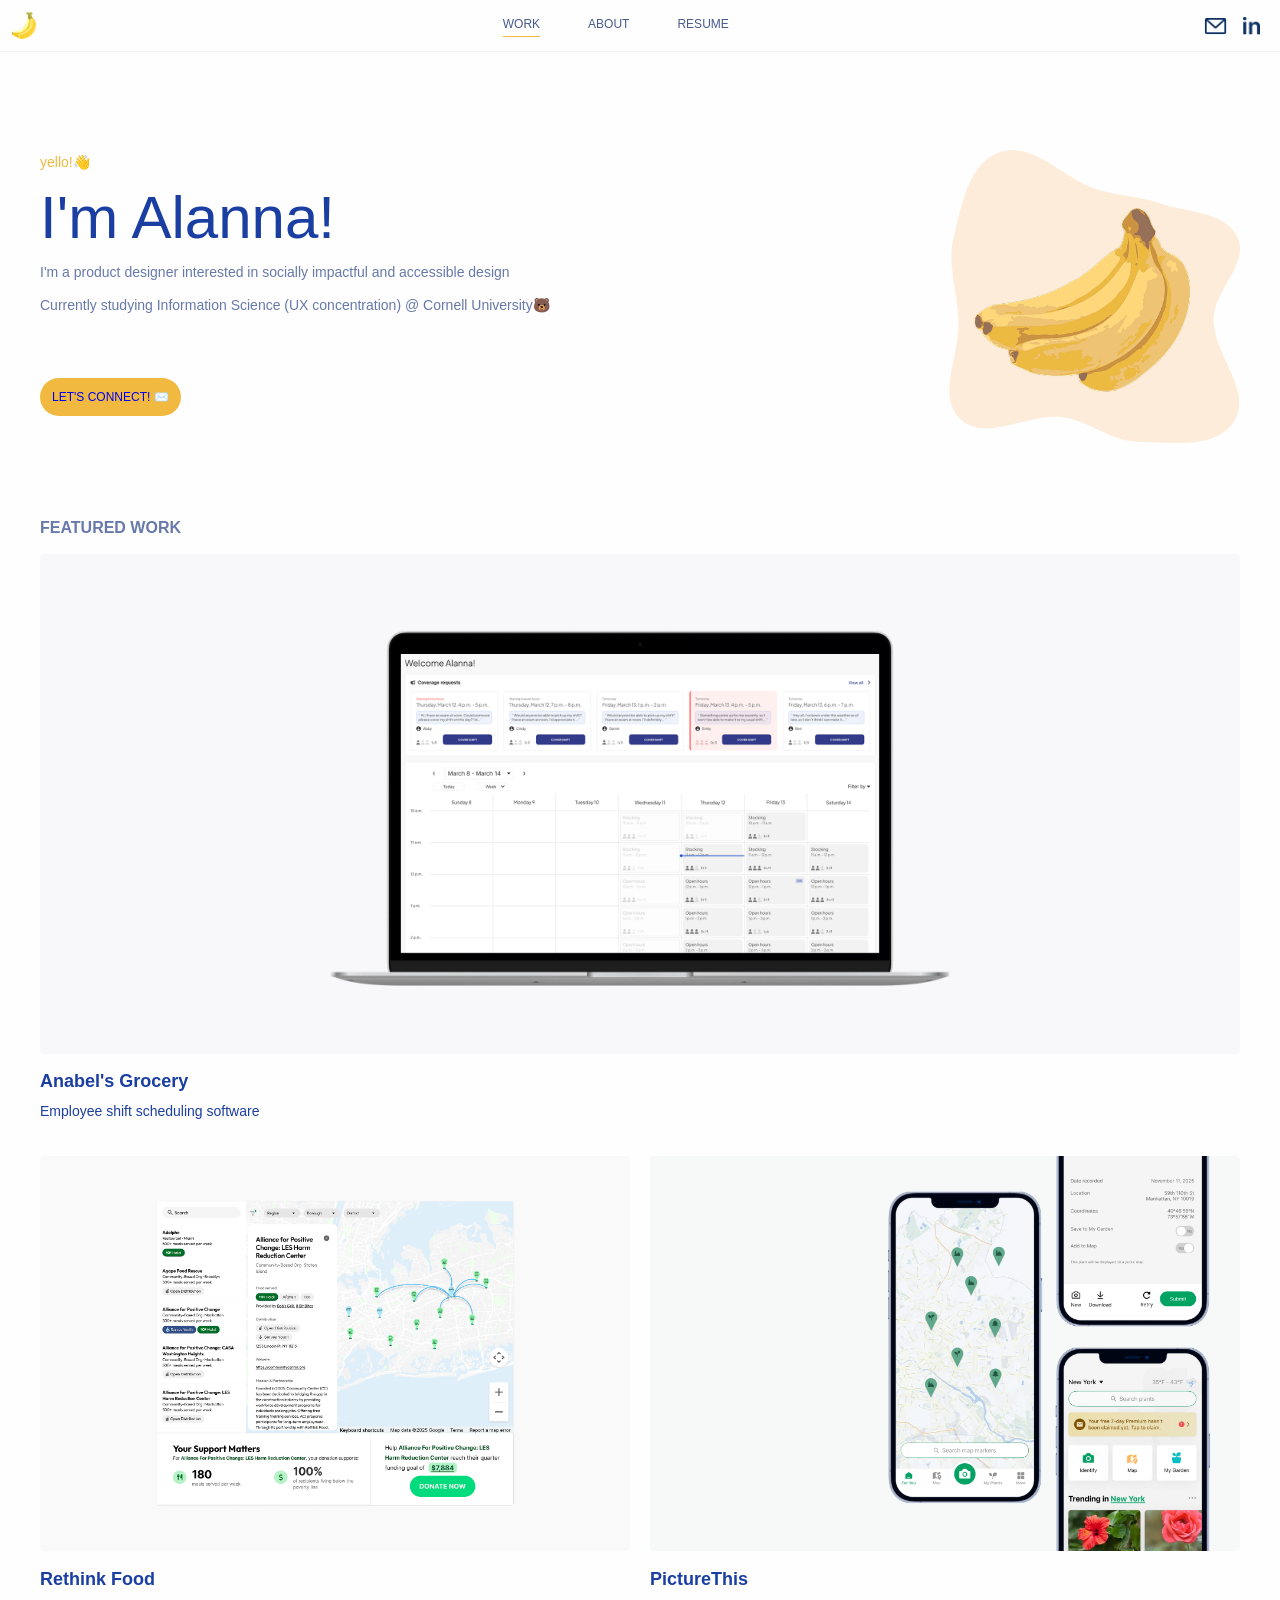
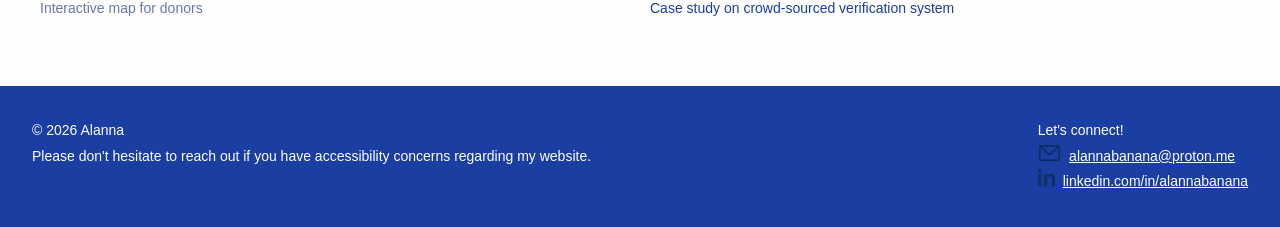
<file: index.html>
<!DOCTYPE html>
<html lang="en">

<head>
    <meta charset="UTF-8">
    <meta name="viewport" content="width=device-width, initial-scale=1.0">
    <title>Alanna's portfolio</title>
    <link rel="stylesheet" type="text/css" href="styles/site.css">
    <link rel="icon" href="images/logo.png">
</head>

<body>
    <header>
        <!-- Source: Alanna (original work) -->
        <div class="logo-hamburger">
            <a href="index.html">
                <picture>
                    <img src="images/logo.png" alt="banana logo">
                </picture>
            </a>

            <button id="hamburger" aria-label="Open nav menu">
                ☰
            </button>
        </div>

        <nav class="wide-row all-caps">
            <menu>
                <li class="on-page"><a href="index.html">Work</a></li>
                <li><a href="about.html">About</a></li>
                <li><a href="https://www.youtube.com/watch?v=dQw4w9WgXcQ">Resume</a></li>
            </menu>
        </nav>

        <div class="row">
            <!-- Source: Mail -->
            <a href="mailto:alannabanana@proton.me" class="contact">
                <picture><img src="images/mail-icon.png" alt="Mail" class="icon"></picture>
            </a>

            <!-- Source: Linkedin -->
            <a href="https://www.linkedin.com/in/alannabanana/" class="contact">
                <picture><img src="images/linkedin-icon.png" alt="LinkedIn" class="icon"></picture>
            </a>
        </div>
    </header>

    <main>
        <div id="intro" class="wide-row fill-gap cha-bottom-space">
            <div>
                <p class="blub">yello!👋</p>
                <h1>I'm Alanna!</h1>
                <p class="s-bottom-space">I'm a product designer interested in socially impactful and accessible design
                </p>
                <p class="cha-bottom-space">Currently studying Information Science (UX concentration) @ Cornell
                    University🐻
                </p>
                <p class="btn-bg all-caps"><a href="mailto:alannabanana@proton.me" class="button">Let's connect! ✉️</a>
                </p>
            </div>

            <div>
                <!-- Source: Alanna (original work) -->
                <picture><img src="images/banana.png" alt="banana illustration">
                </picture>
            </div>
        </div>

        <section class="cha-bottom-space">
            <h2 class="all-caps">Featured work</h2>
            <div class="bottom-space project">
                <!-- Source: Alanna (original work) -->
                <a>
                    <picture><img src="images/anabels-grocery.png" alt="Anabel's Grocery screens"></picture>
                    <h4>Anabel's Grocery</h4>
                    <p>Employee shift scheduling software</p>
                </a>
            </div>
            <div class="wide-row bottom-space">
                <div class="half-width project">
                    <!-- Source: Alanna (original work) -->
                    <a>
                        <picture><img src="images/rethink-food.png" alt="Rethink Food screens"></picture>
                    </a>
                    <h4>Rethink Food</h4>
                    <p>Interactive map for donors</p>
                </div>

                <div class="half-width project">
                    <!-- Source: Alanna (original work) -->
                    <a>
                        <picture><img src="images/picturethis.png" alt="PictureThis case study designs"></picture>

                        <h4>PictureThis</h4>
                        <p>Case study on crowd-sourced verification system</p>
                    </a>
                </div>
            </div>
    </main>

    <footer>
        <div class="wide-row fill-gap">
            <div class="left-align-text">
                <p>© 2026 Alanna</p>
                <p>Please don't hesitate to reach out if you have accessibility concerns regarding my website.</p>
            </div>

            <div class="left-align-text">
                <p>Let's connect!</p>
                <div>
                    <div class="left-align-text">
                        <!-- Source: Mail -->
                        <a href="mailto:alannabanana@proton.me" class="contact gap">
                            <picture><img src="images/mail-icon.png" alt="Mail" class="icon"></picture>
                            <p>alannabanana@proton.me</p>
                        </a>
                    </div>

                    <div class="left-align-text">
                        <!-- Source: Linkedin -->
                        <a href="https://www.linkedin.com/in/alannabanana/" class="contact gap">
                            <picture><img src="images/linkedin-icon.png" alt="LinkedIn" class="icon"></picture>
                            <p>linkedin.com/in/alannabanana</p>
                        </a>
                    </div>
                </div>
            </div>
        </div>
    </footer>

    <script src="scripts/jquery-3.7.1.js"></script>
    <script src="scripts/hamburger.js"></script>
</body>

</html>
</file>
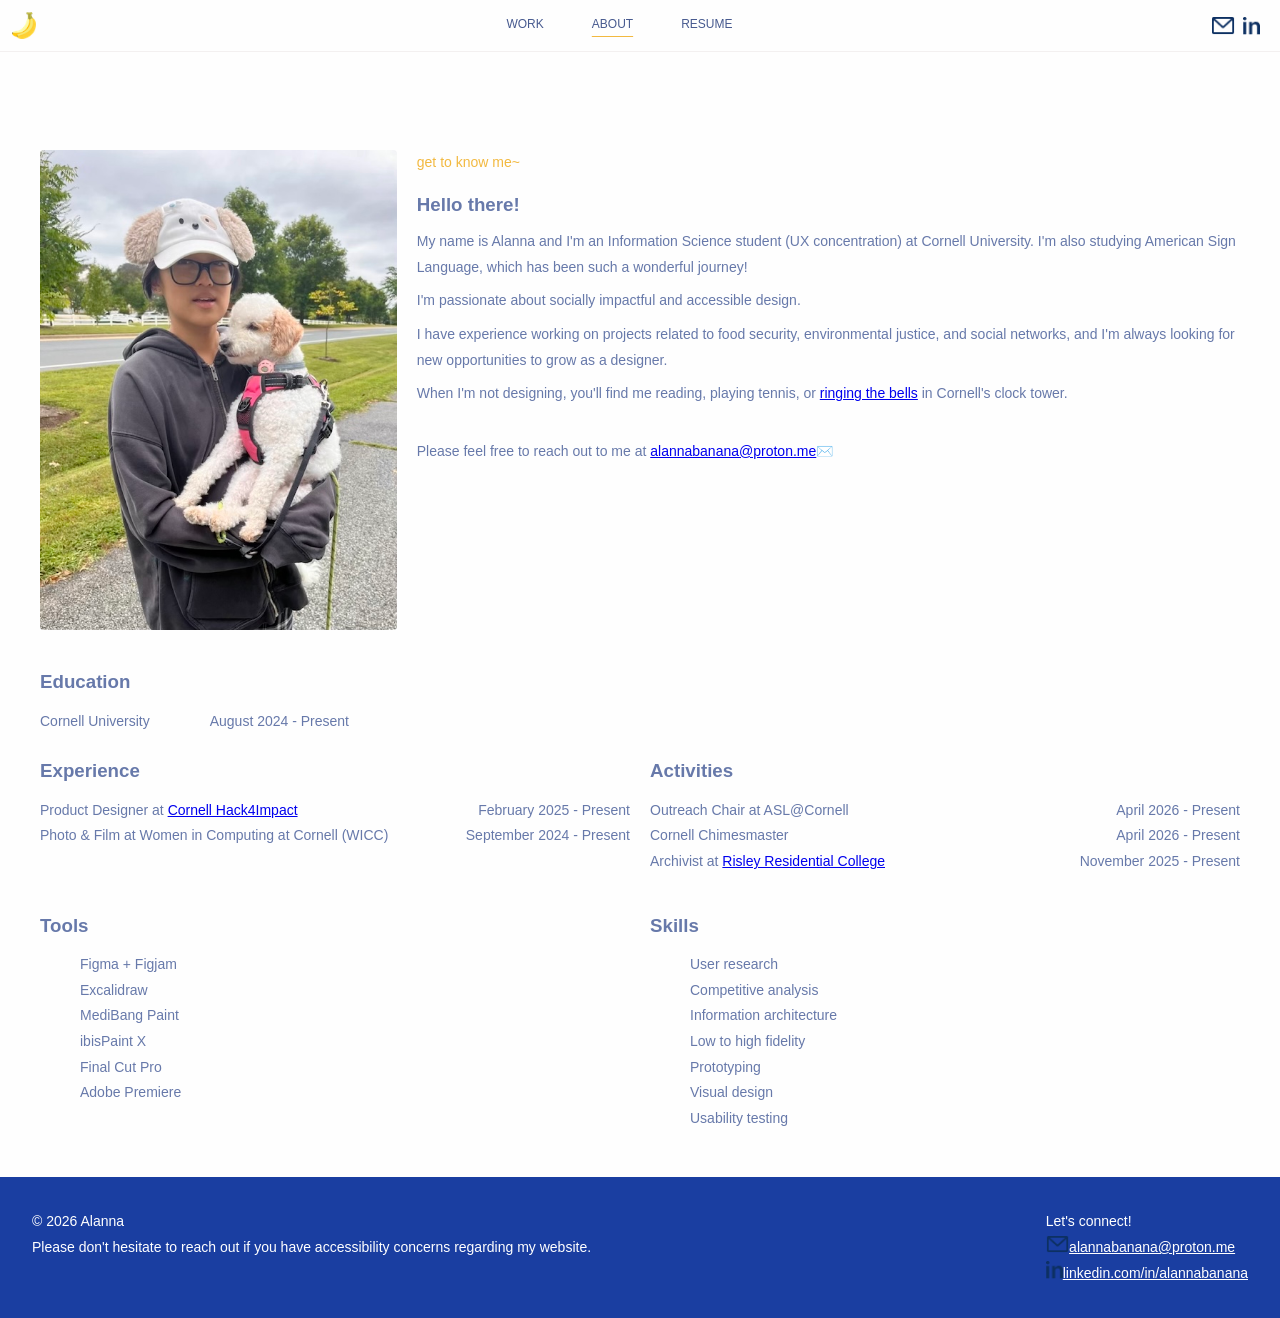
<file: about.html>
<!DOCTYPE html>
<html lang="en">

<head>
    <meta charset="UTF-8">
    <meta name="viewport" content="width=device-width, initial-scale=1.0">
    <title>Alanna's portfolio</title>
    <link rel="stylesheet" type="text/css" href="styles/site.css">
    <link rel="icon" href="images/logo.png">
</head>

<body>
    <header>
        <!-- Source: Alanna (original work) -->
        <div class="logo-hamburger">
            <a href="index.html">
                <picture>
                    <img src="images/logo.png" alt="banana logo">
                </picture>
            </a>

            <button id="hamburger" aria-label="Open nav menu">
                ☰
            </button>
        </div>

        <nav class="wide-row all-caps">
            <menu>
                <li><a href="index.html">Work</a></li>
                <li class="on-page"><a href="about.html">About</a></li>
                <li><a href="https://www.youtube.com/watch?v=dQw4w9WgXcQ">Resume</a></li>
            </menu>
        </nav>

        <div class="contact row gap">
            <!-- Source: Mail -->
            <a href="mailto:alannabanana@proton.me">
                <picture><img src="images/mail-icon.png" alt="Mail" class=""></picture>
            </a>

            <!-- Source: Linkedin -->
            <a href="https://www.linkedin.com/in/alannabanana/">
                <picture><img src="images/linkedin-icon.png" alt="LinkedIn" class="icon"></picture>
            </a>
        </div>
    </header>

    <main>
        <section class="wide-row bottom-space">
            <div class="cited-img">
                <!-- Source: Alanna (original photo) -->
                <a href="#calligraphy-workshop-modal">
                    <picture><img src="images/pfp.jpg" alt="Alanna and her dog"></picture>
                </a>
            </div>

            <div>
                <p class="blub">get to know me~</p>
                <h3>Hello there!</h3>

                <p class="s-bottom-space">My name is Alanna and I'm an Information Science student (UX
                    concentration) at Cornell University. I'm also studying American Sign Language, which has been such
                    a wonderful journey!
                </p>
                <p class="s-bottom-space">I'm passionate about socially impactful and accessible design.</p>

                <p class="s-bottom-space">I have experience working on projects related to food security, environmental
                    justice, and social networks, and I'm always looking for new opportunities to grow as a
                    designer.</p>
                <p class="bottom-space">When I'm not designing, you'll find me reading, playing tennis, or <a
                        href="https://chimes.cornell.edu/chimesmasters">ringing the
                        bells</a> in Cornell's clock tower.

                <p>Please feel free to reach out to me at <a
                        href="mailto:alannabanana@proton.me">alannabanana@proton.me</a>✉️</p>

                <!-- I have experience designing for a variety of clients, including non-profits, small businesses, and
                    student organizations.  -->
                <!-- <h4>Why the bananas?</h4>
                <p>No particular reason! It just rhymed nicely, so here we are ☀️</p> -->
            </div>
        </section>

        <section id="resume" class="bottom-space">
            <h3>Education</h3>
            <dl class="s-bottom-space">
                <div class="wide-row">
                    <dt>Cornell University</dt>
                    <dd>August 2024 - Present</dd>
                </div>
            </dl>

            <div class="wide-row fill-gap s-bottom-space">
                <div class="half-width">
                    <h3>Experience</h3>
                    <dl>
                        <div class="wide-row fill-gap">
                            <dt>Product Designer at <a href="https://www.cornellh4i.org/">Cornell Hack4Impact</a></dt>
                            <dd>February 2025 - Present</dd>
                        </div>

                        <div class="wide-row fill-gap">
                            <dt>Photo & Film at Women in Computing at Cornell (WICC)</a></dt>
                            <dd>September 2024 - Present</dd>
                        </div>
                    </dl>
                </div>

                <div class="half-width">
                    <h3>Activities</h3>
                    <dl>
                        <div class="wide-row fill-gap">
                            <dt>Outreach Chair at ASL@Cornell</dt>
                            <dd>April 2026 - Present</dd>
                        </div>

                        <div class="wide-row fill-gap">
                            <dt>Cornell Chimesmaster</dt>
                            <dd>April 2026 - Present</dd>
                        </div>

                        <div class="wide-row fill-gap">
                            <dt>Archivist at <a
                                    href="https://scl.cornell.edu/residential-life/housing/campus-housing/upper-level-undergraduates/program-houses/risley-residential-college">Risley
                                    Residential College</a></dt>
                            <dd>November 2025 - Present</dd>
                        </div>
                    </dl>
                </div>
            </div>

            <div class="wide-row fill-gap">
                <div class="half-width">
                    <h3>Tools</h3>
                    <ul>
                        <li>Figma + Figjam</li>
                        <li>Excalidraw</li>
                        <li>MediBang Paint</li>
                        <li>ibisPaint X</li>
                        <li>Final Cut Pro</li>
                        <li>Adobe Premiere</li>
                    </ul>
                </div>

                <div class="half-width">
                    <h3>Skills</h3>
                    <ul>
                        <li>User research</li>
                        <li>Competitive analysis</li>
                        <li>Information architecture</li>
                        <li>Low to high fidelity</li>
                        <li>Prototyping</li>
                        <li>Visual design</li>
                        <li>Usability testing</li>
                    </ul>
                </div>
            </div>
        </section>

    </main>

    <footer>
        <div class="wide-row fill-gap">
            <div class="left-align-text">
                <p>© 2026 Alanna</p>
                <p>Please don't hesitate to reach out if you have accessibility concerns regarding my website.</p>
            </div>

            <div class="left-align-text">
                <p>Let's connect!</p>
                <div class="contacts">
                    <div class="left-align-text">
                        <!-- Source: Mail -->
                        <a href="mailto:alannabanana@proton.me" class="contact">
                            <picture><img src="images/mail-icon.png" alt="Mail" class="icon"></picture>
                            <p>alannabanana@proton.me</p>
                        </a>
                    </div>

                    <div class="left-align-text">
                        <!-- Source: Linkedin -->
                        <a href="https://www.linkedin.com/in/alannabanana/" class="contact">
                            <picture><img src="images/linkedin-icon.png" alt="LinkedIn" class="icon"></picture>
                            <p>linkedin.com/in/alannabanana</p>
                        </a>
                    </div>
                </div>
            </div>
        </div>
    </footer>

    <script src="scripts/jquery-3.7.1.js"></script>
    <script src="scripts/hamburger.js"></script>
</body>

</html>
</file>
<file: styles/site.css>
html {
    font-family: 'Ubuntu Sans', sans-serif;
    background-color: #FEFEFE;
}

body {
    margin: 0;
    padding: 0;
    line-height: 160%;
    color: #6779aa;
}

/* Header */
header {
    background-color: white;
    /* padding: 0 16px; */
    border-bottom: 1px solid #f3f0f0;

    background-color: #FEFEFE;
    backdrop-filter: blur(10px);
}

header picture img {
    max-width: 24px;
    display: block;
    margin: 0 auto;
}

header .contact {
    margin: 0 8px;
}

h1 {
    color: #1A3EA1;
    font-size: 60px;
    line-height: 1.4;
    margin: 0 auto;
    padding-bottom: 0;
    font-weight: normal;
    /* font-family: Cambria, Cochin, Georgia, Times, 'Times New Roman', serif; */
}

#hamburger {
    font-size: 30px;
    background: none;
    color: #475a8f;
    cursor: pointer;
    border: 0;
    transition: background-color 0.3s ease, color 0.3s ease;
}

#hamburger:hover {
    color: #F2B940;
}

.logo-hamburger {
    display: flex;
    justify-content: space-between;
    align-items: center;
}

/* General */
main {
    max-width: 1200px;
    margin: 0 auto;
    padding: 0 32px;
    padding-top: 50px;
}

#intro img {
    max-width: 300px;
}

h3,
h4,
h5 {
    margin-top: 16px;
    margin-bottom: 12px;
    /* font-family: Cambria, Cochin, Georgia, Times, 'Times New Roman', serif; */
}

h3 {
    /* font-size: 28px; */
}

main img {
    width: 100%;
    border-radius: 4px;
}

body p {
    font-size: 14px;
}

p {
    margin: 0;
}

.project h4 {
    font-size: 18px;
    color: #1A3EA1;
    margin-top: 8px;
    margin-bottom: 4px;
}

dl,
ul {
    font-size: 14px;
}

.blub {
    color: #F2B940;
}

.cha-bottom-space {
    margin-bottom: 64px;
}

.bottom-space {
    margin-bottom: 32px;
}

.s-bottom-space {
    margin-bottom: 8px;
}

.row {
    display: flex;
    flex-direction: row;
}

a:hover {
    color: #F2B940;
}

.btn-bg a:hover {
    color: #ffffff;
}

.project:hover {
    opacity: 0.8;
}

.on-page {
    text-decoration: 1px #F2B940 underline;
    text-underline-offset: 8px;
}

.btn-bg {
    margin: 8px 0;
    /* padding: 12px; */
}

.button {
    padding: 12px;
    text-decoration: none;
    background-color: #F2B940;
    border-radius: 20px;
    font-size: 12px;
}

.all-caps {
    text-transform: uppercase;
    font-size: 16px;
}

#resume li {
    list-style: none;
}

.hidden {
    display: none;
}

.accessible-hidden {
    position: absolute;
    left: -10000px;
    top: auto;
    width: 1px;
    height: 1px;
    overflow: hidden;
}

/* Navigation */
nav menu {
    list-style: none;
    padding: 0;
    margin: 0;
    display: flex;
    flex-direction: column;
    text-align: center;
    justify-content: center;
    font-size: 12px;
}


nav menu li {
    padding: 12px;
}

nav menu li a {
    text-decoration: none;
    display: block;
    transition: background-color 0.3s ease, color 0.3s ease;
    color: #475a8f;
}


/* Footer */
footer {
    background-color: #1A3EA1;
    color: #ffffff;
    padding: 32px;
}

.left-align-text {
    text-align: left;
}

footer a {
    color: #ffffff;
}

.contact {
    display: flex;
    flex-direction: row;
    /* gap: 8px; */
    justify-content: left;
    align-items: center;
}

.icon {
    height: 18px;
}

.gap {
    gap: 8px;
}

.contact a {
    display: flex;
    flex-direction: row;
    align-items: center;
}


/* Modal */
#modal {
    position: fixed;
    top: 0;
    left: 0;
    width: 100%;
    height: 100%;
    z-index: 1100;
    background-color: #00000080;
}

#modal-img,
#modal-content {
    position: fixed;
    top: 50%;
    left: 50%;
    max-width: 480px;
    height: 696px;
    width: 100%;
    transform: translate(-50%, -50%);
    border-radius: 4px;
    z-index: 1101;
}

#close-modal {
    position: absolute;
    top: 0;
    right: 0;
    font-size: 28px;
    color: #FFFFFF;
    background-color: #8B0000;
    border: none;
    padding: 8px;
    cursor: pointer;
    z-index: 1102;
}

#close-modal:hover {
    background-color: #F2B940;
}


.project a {
    text-decoration: none;
    color: #1A3EA1
}


@media (min-width: 900px) {

    /* Header */
    #hamburger {
        display: none;
    }

    header {
        display: flex;
        flex-direction: row;
        justify-content: space-between;
        padding: 12px;

        position: fixed;
        top: 0;
        left: 0;
        width: 100%;
        box-sizing: border-box;
        z-index: 1000;
    }

    /* Navigation */
    nav menu {
        display: flex;
        flex-direction: row;
    }

    nav menu li {
        margin: 0 20px;
        padding: 0 4px;
    }

    /* General */
    main {
        padding-top: 150px;
    }

    .half-width {
        width: 50%;
    }

    .wide-row {
        display: flex;
        flex-direction: row;
        gap: 20px;
    }

    .fill-gap {
        justify-content: space-between;
    }
}

@media (pointer: coarse) {

    #close-modal,
    .sign-up-link,
    .contact {
        padding: 8%;
    }

    .sign-up-link {
        padding: 12%;
    }

    a {
        font-size: 120%;
        padding: 8px 0;
    }

    nav menu li a {
        padding: 8% 0;
    }

    .socials {
        gap: 20px;
    }
}
</file>
